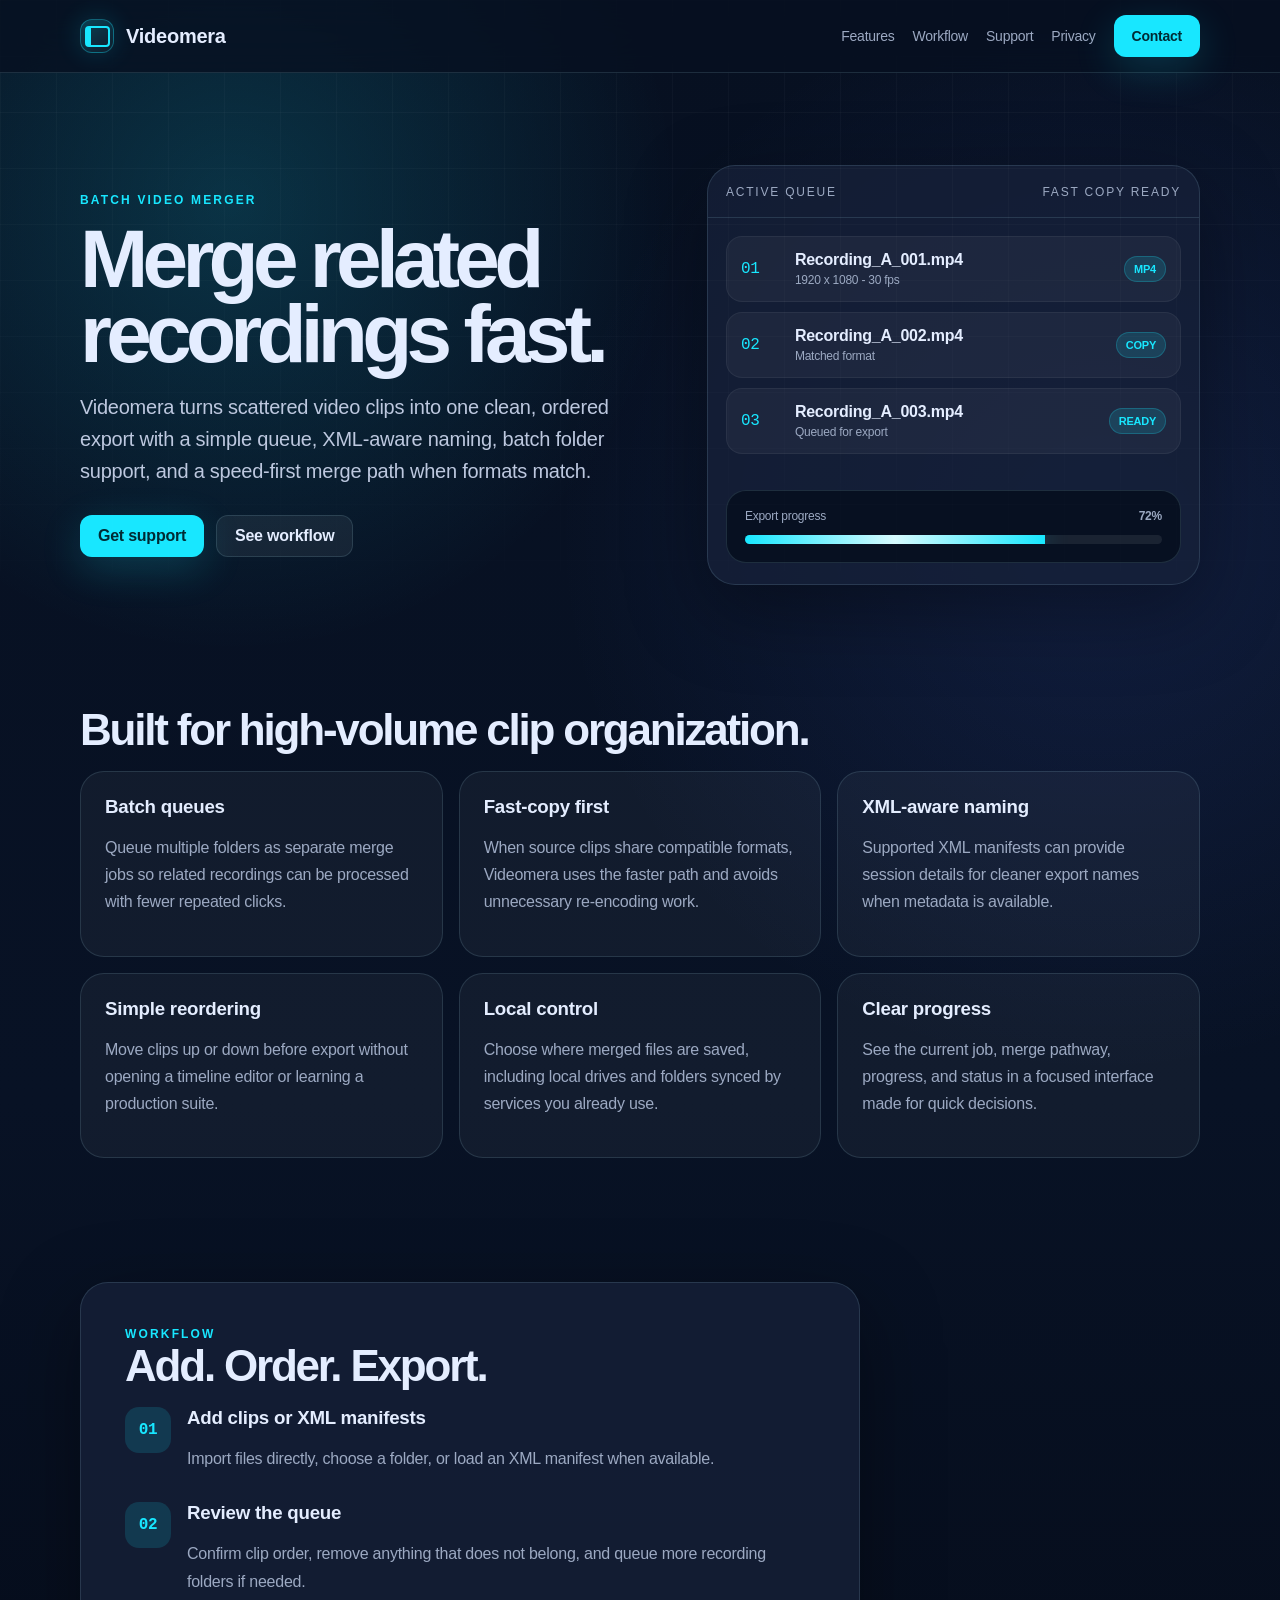
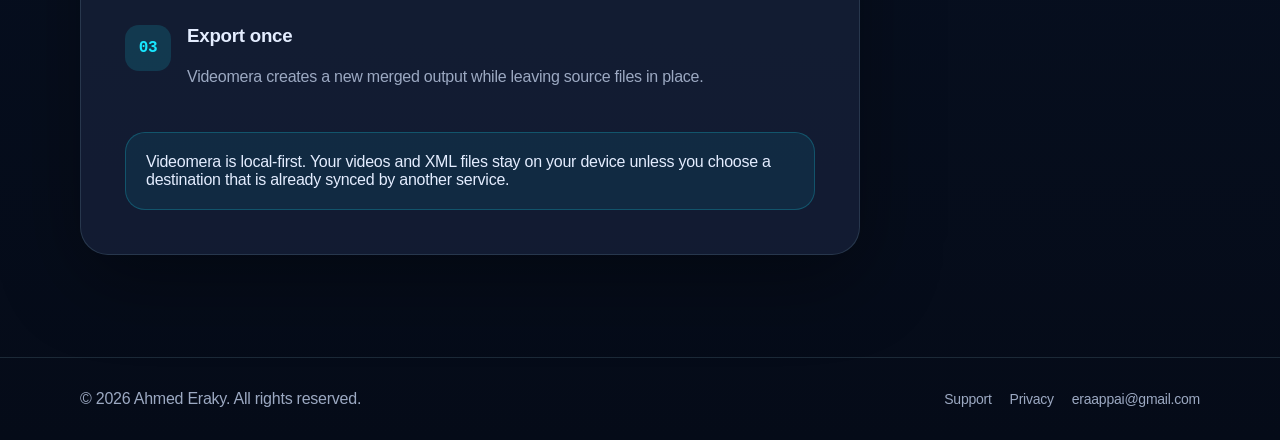
<file: index.html>
<!doctype html>
<html lang="en">
<head>
  <meta charset="utf-8">
  <meta name="viewport" content="width=device-width, initial-scale=1">
  <title>Videomera - Batch Video Merger</title>
  <meta name="description" content="Videomera is a focused video workflow utility for merging related clips into clean ordered exports with XML metadata, batch queues, and simple local control.">
  <link rel="stylesheet" href="./styles.css">
</head>
<body>
  <header class="nav">
    <div class="container nav-inner">
      <a class="brand" href="./index.html" aria-label="Videomera home"><span class="mark" aria-hidden="true"></span><span>Videomera</span></a>
      <nav class="nav-links" aria-label="Main navigation">
        <a href="#features">Features</a>
        <a href="#workflow">Workflow</a>
        <a href="./support.html">Support</a>
        <a href="./privacy.html">Privacy</a>
        <a class="button" href="mailto:eraappai@gmail.com">Contact</a>
      </nav>
    </div>
  </header>

  <main>
    <section class="container hero">
      <div>
        <div class="eyebrow">batch video merger</div>
        <h1>Merge related recordings fast.</h1>
        <p class="lede">Videomera turns scattered video clips into one clean, ordered export with a simple queue, XML-aware naming, batch folder support, and a speed-first merge path when formats match.</p>
        <div class="hero-actions">
          <a class="button" href="./support.html">Get support</a>
          <a class="button secondary" href="#workflow">See workflow</a>
        </div>
      </div>

      <div class="panel mock-window" aria-label="Videomera interface preview">
        <div class="mock-top"><span>Active queue</span><span>Fast copy ready</span></div>
        <div class="queue">
          <div class="queue-row">
            <div class="queue-number">01</div>
            <div><div class="queue-title">Recording_A_001.mp4</div><div class="queue-sub">1920 x 1080 - 30 fps</div></div>
            <div class="queue-pill">MP4</div>
          </div>
          <div class="queue-row">
            <div class="queue-number">02</div>
            <div><div class="queue-title">Recording_A_002.mp4</div><div class="queue-sub">Matched format</div></div>
            <div class="queue-pill">COPY</div>
          </div>
          <div class="queue-row">
            <div class="queue-number">03</div>
            <div><div class="queue-title">Recording_A_003.mp4</div><div class="queue-sub">Queued for export</div></div>
            <div class="queue-pill">READY</div>
          </div>
        </div>
        <div class="progress-card">
          <div class="progress-label"><span>Export progress</span><strong>72%</strong></div>
          <div class="progress-track"><div class="progress-fill"></div></div>
        </div>
      </div>
    </section>

    <section id="features" class="container section">
      <h2>Built for high-volume clip organization.</h2>
      <div class="grid">
        <article class="card">
          <h3>Batch queues</h3>
          <p>Queue multiple folders as separate merge jobs so related recordings can be processed with fewer repeated clicks.</p>
        </article>
        <article class="card">
          <h3>Fast-copy first</h3>
          <p>When source clips share compatible formats, Videomera uses the faster path and avoids unnecessary re-encoding work.</p>
        </article>
        <article class="card">
          <h3>XML-aware naming</h3>
          <p>Supported XML manifests can provide session details for cleaner export names when metadata is available.</p>
        </article>
        <article class="card">
          <h3>Simple reordering</h3>
          <p>Move clips up or down before export without opening a timeline editor or learning a production suite.</p>
        </article>
        <article class="card">
          <h3>Local control</h3>
          <p>Choose where merged files are saved, including local drives and folders synced by services you already use.</p>
        </article>
        <article class="card">
          <h3>Clear progress</h3>
          <p>See the current job, merge pathway, progress, and status in a focused interface made for quick decisions.</p>
        </article>
      </div>
    </section>

    <section id="workflow" class="container section">
      <div class="panel copy">
        <div class="eyebrow">Workflow</div>
        <h2>Add. Order. Export.</h2>
        <div class="steps">
          <div class="step"><div><h3>Add clips or XML manifests</h3><p>Import files directly, choose a folder, or load an XML manifest when available.</p></div></div>
          <div class="step"><div><h3>Review the queue</h3><p>Confirm clip order, remove anything that does not belong, and queue more recording folders if needed.</p></div></div>
          <div class="step"><div><h3>Export once</h3><p>Videomera creates a new merged output while leaving source files in place.</p></div></div>
        </div>
        <div class="callout">Videomera is local-first. Your videos and XML files stay on your device unless you choose a destination that is already synced by another service.</div>
      </div>
    </section>
  </main>

  <footer class="footer">
    <div class="container footer-inner">
      <div>&copy; 2026 Ahmed Eraky. All rights reserved.</div>
      <div class="nav-links"><a href="./support.html">Support</a><a href="./privacy.html">Privacy</a><a href="mailto:eraappai@gmail.com">eraappai@gmail.com</a></div>
    </div>
  </footer>
</body>
</html>
</file>
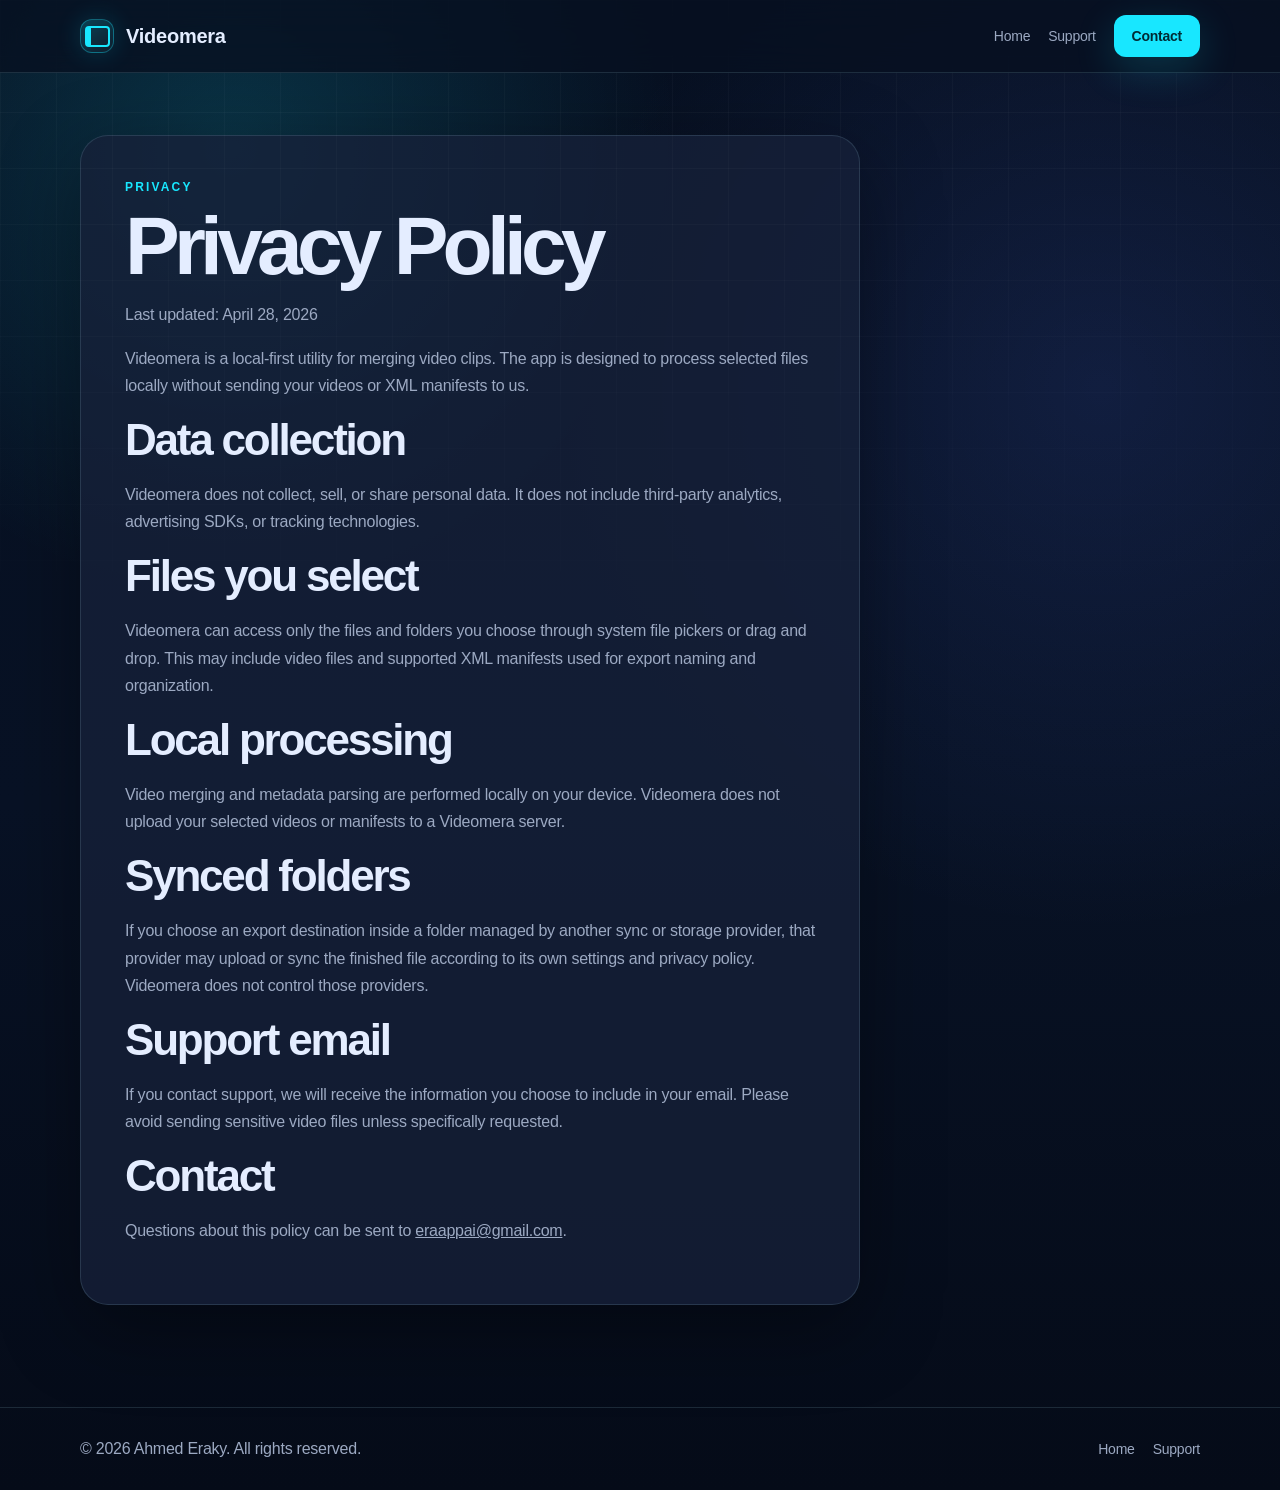
<file: privacy.html>
<!doctype html>
<html lang="en">
<head>
  <meta charset="utf-8">
  <meta name="viewport" content="width=device-width, initial-scale=1">
  <title>Videomera Privacy Policy</title>
  <meta name="description" content="Privacy policy for Videomera, a local-first video merging utility.">
  <link rel="stylesheet" href="./styles.css">
</head>
<body>
  <header class="nav">
    <div class="container nav-inner">
      <a class="brand" href="./index.html"><span class="mark" aria-hidden="true"></span><span>Videomera</span></a>
      <nav class="nav-links" aria-label="Main navigation">
        <a href="./index.html">Home</a>
        <a href="./support.html">Support</a>
        <a class="button" href="mailto:eraappai@gmail.com">Contact</a>
      </nav>
    </div>
  </header>

  <main class="container section">
    <article class="panel copy">
      <div class="eyebrow">Privacy</div>
      <h1>Privacy Policy</h1>
      <p>Last updated: April 28, 2026</p>
      <p>Videomera is a local-first utility for merging video clips. The app is designed to process selected files locally without sending your videos or XML manifests to us.</p>

      <h2>Data collection</h2>
      <p>Videomera does not collect, sell, or share personal data. It does not include third-party analytics, advertising SDKs, or tracking technologies.</p>

      <h2>Files you select</h2>
      <p>Videomera can access only the files and folders you choose through system file pickers or drag and drop. This may include video files and supported XML manifests used for export naming and organization.</p>

      <h2>Local processing</h2>
      <p>Video merging and metadata parsing are performed locally on your device. Videomera does not upload your selected videos or manifests to a Videomera server.</p>

      <h2>Synced folders</h2>
      <p>If you choose an export destination inside a folder managed by another sync or storage provider, that provider may upload or sync the finished file according to its own settings and privacy policy. Videomera does not control those providers.</p>

      <h2>Support email</h2>
      <p>If you contact support, we will receive the information you choose to include in your email. Please avoid sending sensitive video files unless specifically requested.</p>

      <h2>Contact</h2>
      <p>Questions about this policy can be sent to <a href="mailto:eraappai@gmail.com">eraappai@gmail.com</a>.</p>
    </article>
  </main>

  <footer class="footer">
    <div class="container footer-inner">
      <div>&copy; 2026 Ahmed Eraky. All rights reserved.</div>
      <div class="nav-links"><a href="./index.html">Home</a><a href="./support.html">Support</a></div>
    </div>
  </footer>
</body>
</html>
</file>
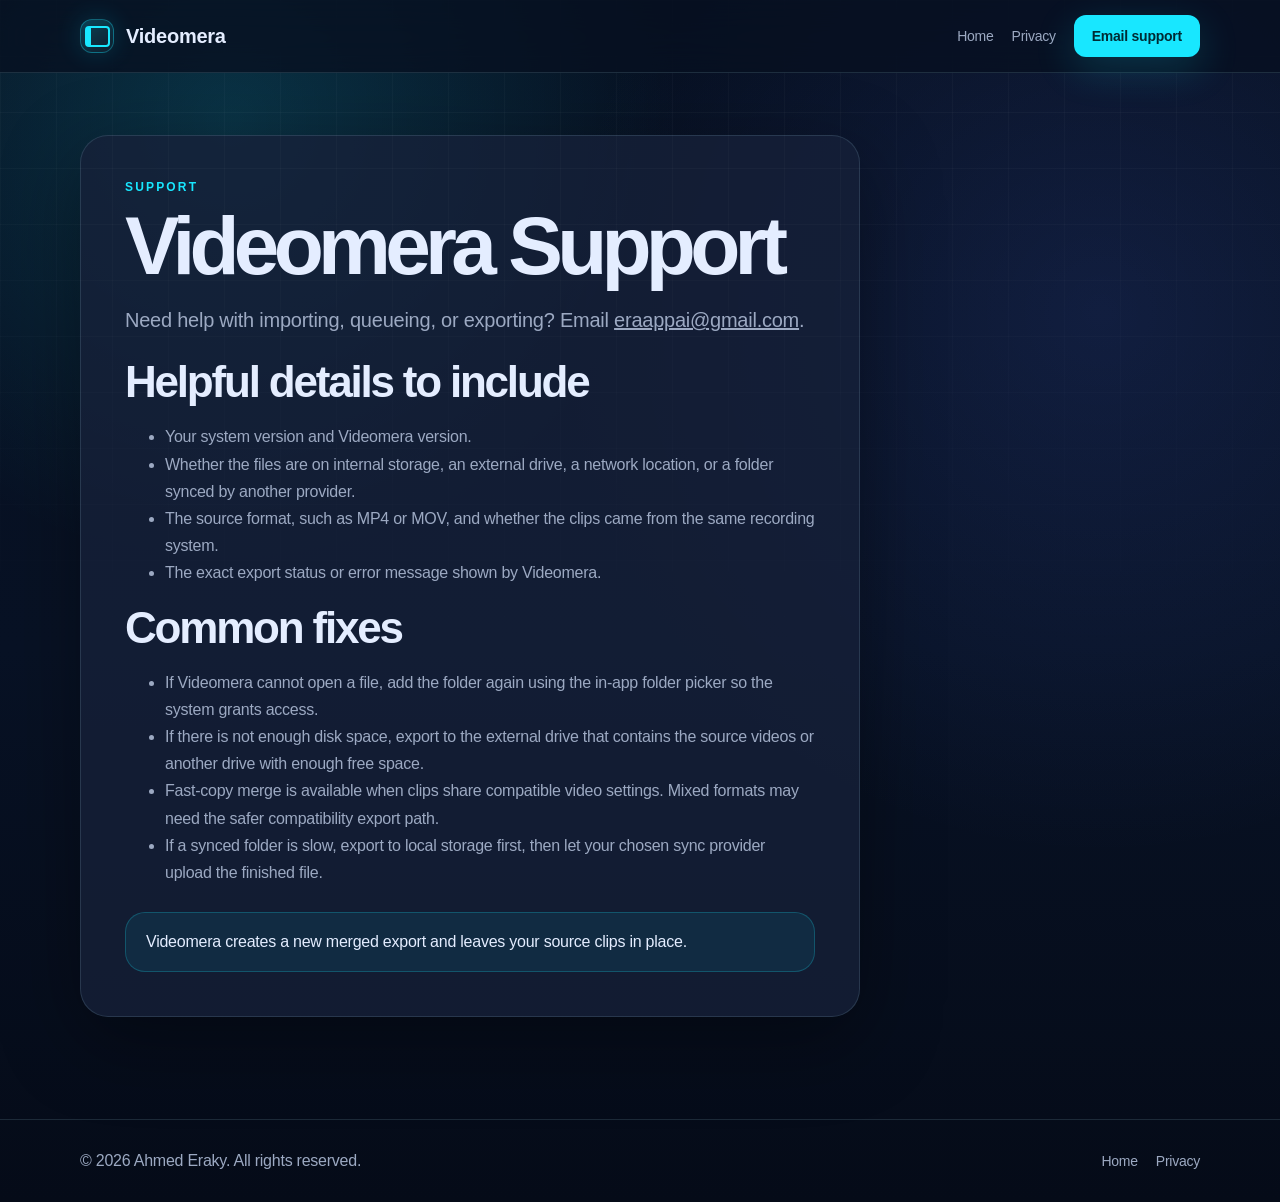
<file: support.html>
<!doctype html>
<html lang="en">
<head>
  <meta charset="utf-8">
  <meta name="viewport" content="width=device-width, initial-scale=1">
  <title>Videomera Support</title>
  <meta name="description" content="Support for Videomera, a focused batch video merging utility.">
  <link rel="stylesheet" href="./styles.css">
</head>
<body>
  <header class="nav">
    <div class="container nav-inner">
      <a class="brand" href="./index.html"><span class="mark" aria-hidden="true"></span><span>Videomera</span></a>
      <nav class="nav-links" aria-label="Main navigation">
        <a href="./index.html">Home</a>
        <a href="./privacy.html">Privacy</a>
        <a class="button" href="mailto:eraappai@gmail.com">Email support</a>
      </nav>
    </div>
  </header>

  <main class="container section">
    <article class="panel copy">
      <div class="eyebrow">Support</div>
      <h1>Videomera Support</h1>
      <p class="lede">Need help with importing, queueing, or exporting? Email <a href="mailto:eraappai@gmail.com">eraappai@gmail.com</a>.</p>

      <h2>Helpful details to include</h2>
      <ul>
        <li>Your system version and Videomera version.</li>
        <li>Whether the files are on internal storage, an external drive, a network location, or a folder synced by another provider.</li>
        <li>The source format, such as MP4 or MOV, and whether the clips came from the same recording system.</li>
        <li>The exact export status or error message shown by Videomera.</li>
      </ul>

      <h2>Common fixes</h2>
      <ul>
        <li>If Videomera cannot open a file, add the folder again using the in-app folder picker so the system grants access.</li>
        <li>If there is not enough disk space, export to the external drive that contains the source videos or another drive with enough free space.</li>
        <li>Fast-copy merge is available when clips share compatible video settings. Mixed formats may need the safer compatibility export path.</li>
        <li>If a synced folder is slow, export to local storage first, then let your chosen sync provider upload the finished file.</li>
      </ul>

      <div class="callout">Videomera creates a new merged export and leaves your source clips in place.</div>
    </article>
  </main>

  <footer class="footer">
    <div class="container footer-inner">
      <div>&copy; 2026 Ahmed Eraky. All rights reserved.</div>
      <div class="nav-links"><a href="./index.html">Home</a><a href="./privacy.html">Privacy</a></div>
    </div>
  </footer>
</body>
</html>
</file>
<file: styles.css>
/* Videomera public site */
:root {
  color-scheme: dark;
  --bg: #071021;
  --bg-soft: #0d1830;
  --panel: rgba(22, 33, 57, 0.78);
  --panel-strong: #151f36;
  --line: rgba(167, 228, 238, 0.14);
  --text: #e4edff;
  --muted: #9ca9c2;
  --cyan: #18e7ff;
  --cyan-soft: rgba(24, 231, 255, 0.14);
  --danger: #ffb4ab;
  --shadow: 0 24px 80px rgba(0, 0, 0, 0.36);
}

* { box-sizing: border-box; }

html { scroll-behavior: smooth; }

body {
  margin: 0;
  min-height: 100vh;
  background:
    radial-gradient(circle at 18% 10%, rgba(24, 231, 255, 0.16), transparent 28rem),
    radial-gradient(circle at 86% 26%, rgba(83, 118, 255, 0.13), transparent 34rem),
    linear-gradient(180deg, #071021 0%, #081225 54%, #050b18 100%);
  color: var(--text);
  font-family: ui-sans-serif, "Segoe UI", Helvetica, Arial, sans-serif;
  letter-spacing: -0.015em;
}

body::before {
  content: "";
  position: fixed;
  inset: 0;
  pointer-events: none;
  background-image:
    linear-gradient(rgba(255,255,255,0.035) 1px, transparent 1px),
    linear-gradient(90deg, rgba(255,255,255,0.03) 1px, transparent 1px);
  background-size: 56px 56px;
  mask-image: linear-gradient(to bottom, black, transparent 78%);
}

a { color: inherit; }

.container {
  width: min(1120px, calc(100% - 40px));
  margin: 0 auto;
}

.nav {
  position: sticky;
  top: 0;
  z-index: 5;
  backdrop-filter: blur(20px);
  background: rgba(7, 16, 33, 0.78);
  border-bottom: 1px solid var(--line);
}

.nav-inner {
  min-height: 72px;
  display: flex;
  align-items: center;
  justify-content: space-between;
  gap: 20px;
}

.brand {
  display: inline-flex;
  align-items: center;
  gap: 12px;
  text-decoration: none;
  font-weight: 800;
  font-size: 20px;
}

.mark {
  width: 34px;
  height: 34px;
  display: grid;
  place-items: center;
  border-radius: 12px;
  background: linear-gradient(145deg, rgba(24,231,255,0.22), rgba(255,255,255,0.04));
  border: 1px solid rgba(24,231,255,0.32);
  box-shadow: 0 0 26px rgba(24,231,255,0.16);
}

.mark::before {
  content: "";
  width: 17px;
  height: 17px;
  border: 2px solid var(--cyan);
  border-left-width: 6px;
  border-radius: 4px;
}

.nav-links {
  display: flex;
  align-items: center;
  gap: 18px;
  color: var(--muted);
  font-size: 14px;
}

.nav-links a { text-decoration: none; }
.nav-links a:hover { color: var(--cyan); }

.button {
  display: inline-flex;
  align-items: center;
  justify-content: center;
  gap: 8px;
  min-height: 42px;
  padding: 0 18px;
  border-radius: 12px;
  background: var(--cyan);
  color: #002b34;
  font-weight: 800;
  text-decoration: none;
  box-shadow: 0 12px 40px rgba(24,231,255,0.18);
}

.button.secondary {
  background: rgba(255,255,255,0.06);
  color: var(--text);
  border: 1px solid var(--line);
  box-shadow: none;
}

.hero {
  padding: 92px 0 58px;
  display: grid;
  grid-template-columns: 1.08fr 0.92fr;
  align-items: center;
  gap: 48px;
}

.eyebrow {
  color: var(--cyan);
  text-transform: uppercase;
  letter-spacing: 0.18em;
  font-weight: 800;
  font-size: 12px;
}

h1 {
  margin: 14px 0 18px;
  font-size: clamp(44px, 7vw, 82px);
  line-height: 0.92;
  letter-spacing: -0.07em;
}

h2 {
  margin: 0 0 16px;
  font-size: clamp(28px, 4vw, 44px);
  letter-spacing: -0.05em;
}

h3 { margin: 0 0 10px; }

.lede {
  color: #bdc8df;
  font-size: 20px;
  line-height: 1.6;
  max-width: 680px;
}

.hero-actions {
  display: flex;
  flex-wrap: wrap;
  gap: 12px;
  margin-top: 28px;
}

.panel {
  border: 1px solid var(--line);
  background: var(--panel);
  border-radius: 28px;
  box-shadow: var(--shadow);
}

.mock-window {
  overflow: hidden;
  min-height: 420px;
}

.mock-top {
  height: 52px;
  display: flex;
  align-items: center;
  justify-content: space-between;
  padding: 0 18px;
  border-bottom: 1px solid var(--line);
  color: var(--muted);
  font-size: 12px;
  text-transform: uppercase;
  letter-spacing: 0.15em;
}

.queue {
  padding: 18px;
  display: grid;
  gap: 10px;
}

.queue-row {
  display: grid;
  grid-template-columns: 40px 1fr auto;
  align-items: center;
  gap: 14px;
  padding: 14px;
  border-radius: 16px;
  background: rgba(255,255,255,0.045);
  border: 1px solid rgba(255,255,255,0.055);
}

.queue-number {
  color: var(--cyan);
  font-family: ui-monospace, SFMono-Regular, Menlo, monospace;
}

.queue-title { font-weight: 750; }
.queue-sub { color: var(--muted); font-size: 12px; margin-top: 4px; }
.queue-pill {
  color: var(--cyan);
  background: var(--cyan-soft);
  border: 1px solid rgba(24,231,255,0.22);
  padding: 6px 9px;
  border-radius: 999px;
  font-size: 11px;
  font-weight: 800;
}

.progress-card {
  margin: 18px;
  padding: 18px;
  border-radius: 20px;
  background: #071021;
  border: 1px solid var(--line);
}

.progress-label {
  display: flex;
  justify-content: space-between;
  color: var(--muted);
  font-size: 12px;
  margin-bottom: 12px;
}

.progress-track {
  height: 9px;
  border-radius: 999px;
  background: rgba(255,255,255,0.08);
  overflow: hidden;
}

.progress-fill {
  height: 100%;
  width: 72%;
  background: linear-gradient(90deg, var(--cyan), #d7fbff, var(--cyan));
  box-shadow: 0 0 24px rgba(24,231,255,0.38);
}

.section { padding: 62px 0; }

.grid {
  display: grid;
  grid-template-columns: repeat(3, 1fr);
  gap: 16px;
}

.card {
  padding: 24px;
  border-radius: 24px;
  background: rgba(255,255,255,0.045);
  border: 1px solid var(--line);
}

.card p, .copy p, li {
  color: var(--muted);
  line-height: 1.7;
}

.copy {
  max-width: 780px;
  padding: 44px;
}

.steps {
  counter-reset: step;
  display: grid;
  gap: 14px;
}

.step {
  counter-increment: step;
  display: grid;
  grid-template-columns: 46px 1fr;
  gap: 16px;
  align-items: start;
}

.step::before {
  content: counter(step, decimal-leading-zero);
  width: 46px;
  height: 46px;
  display: grid;
  place-items: center;
  border-radius: 14px;
  background: var(--cyan-soft);
  color: var(--cyan);
  font-family: ui-monospace, SFMono-Regular, Menlo, monospace;
  font-weight: 800;
}

.callout {
  margin-top: 26px;
  padding: 20px;
  border-radius: 20px;
  border: 1px solid rgba(24,231,255,0.22);
  background: rgba(24,231,255,0.08);
}

.footer {
  border-top: 1px solid var(--line);
  color: var(--muted);
  padding: 32px 0;
  margin-top: 40px;
}

.footer-inner {
  display: flex;
  justify-content: space-between;
  gap: 18px;
  flex-wrap: wrap;
}

@media (max-width: 880px) {
  .hero { grid-template-columns: 1fr; padding-top: 58px; }
  .grid { grid-template-columns: 1fr; }
  .nav-inner { align-items: flex-start; flex-direction: column; padding: 18px 0; }
  .nav-links { flex-wrap: wrap; }
  .copy { padding: 26px; }
}
</file>
